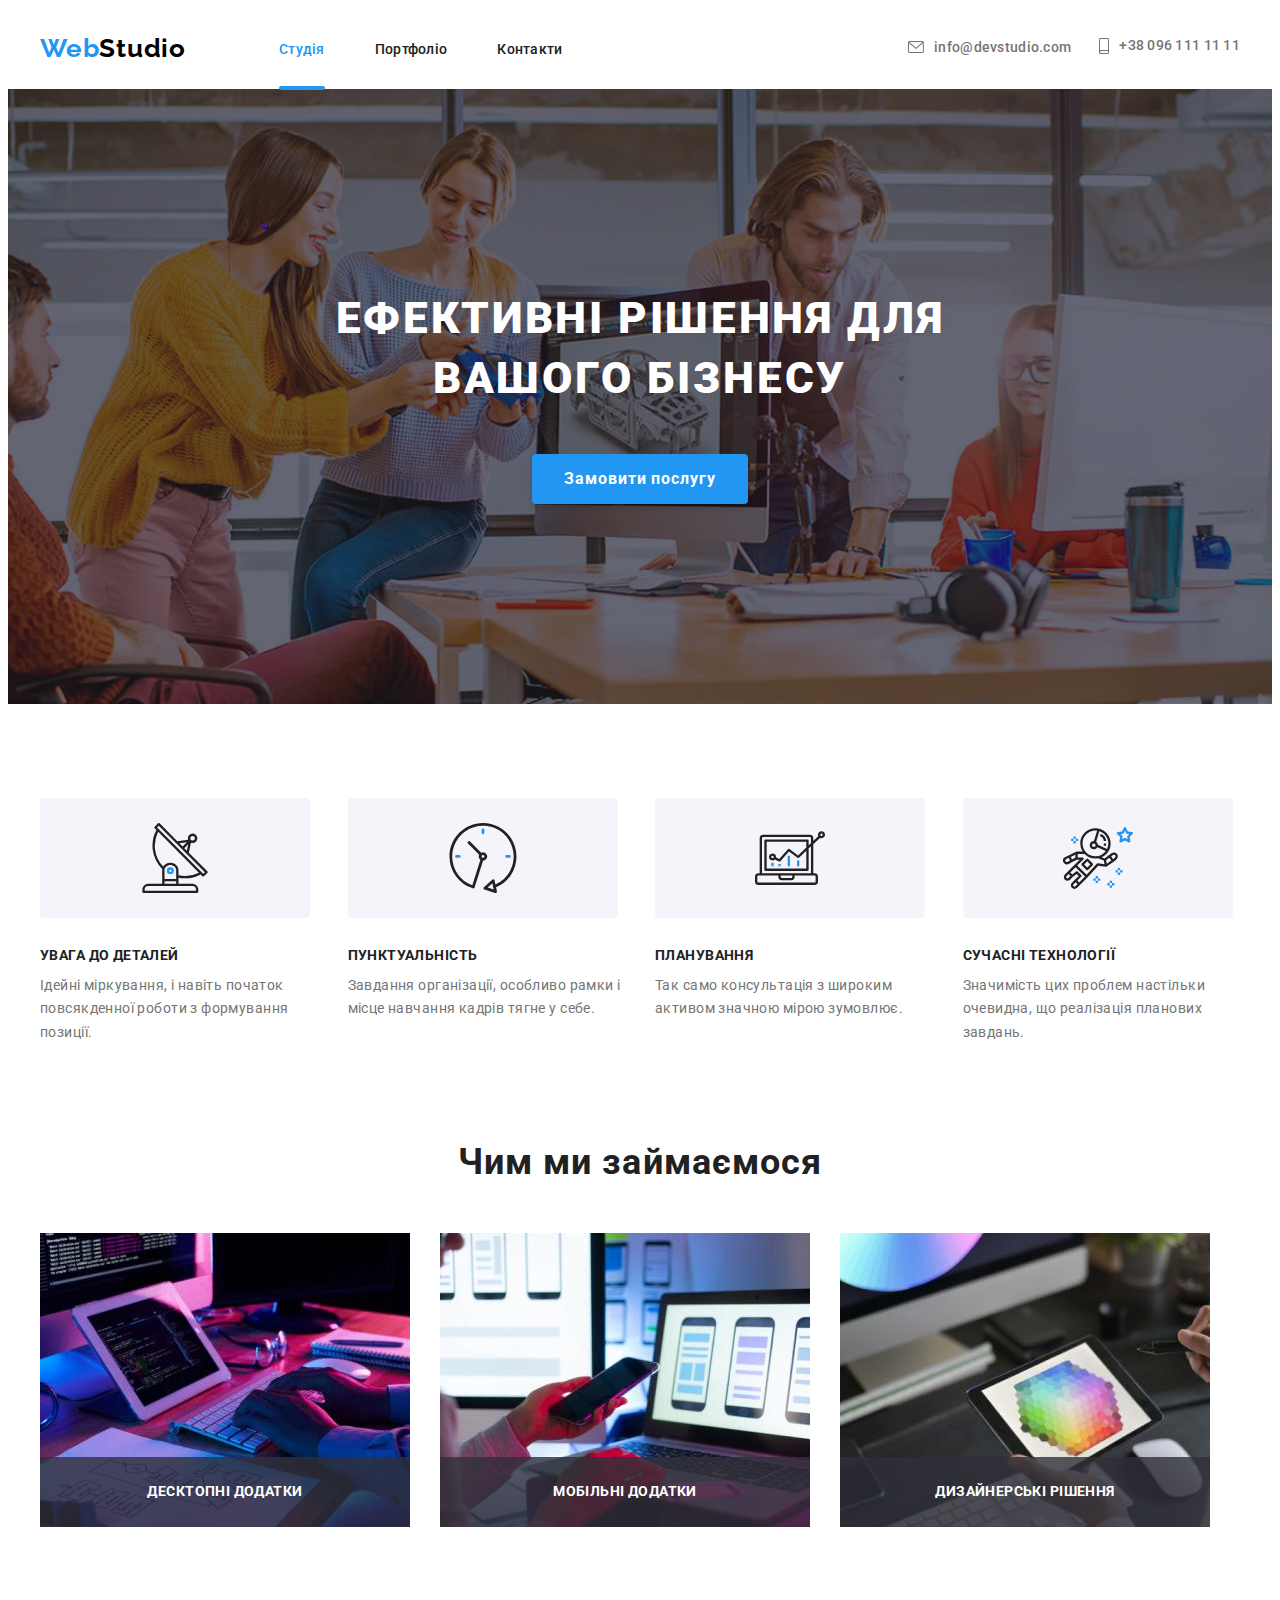
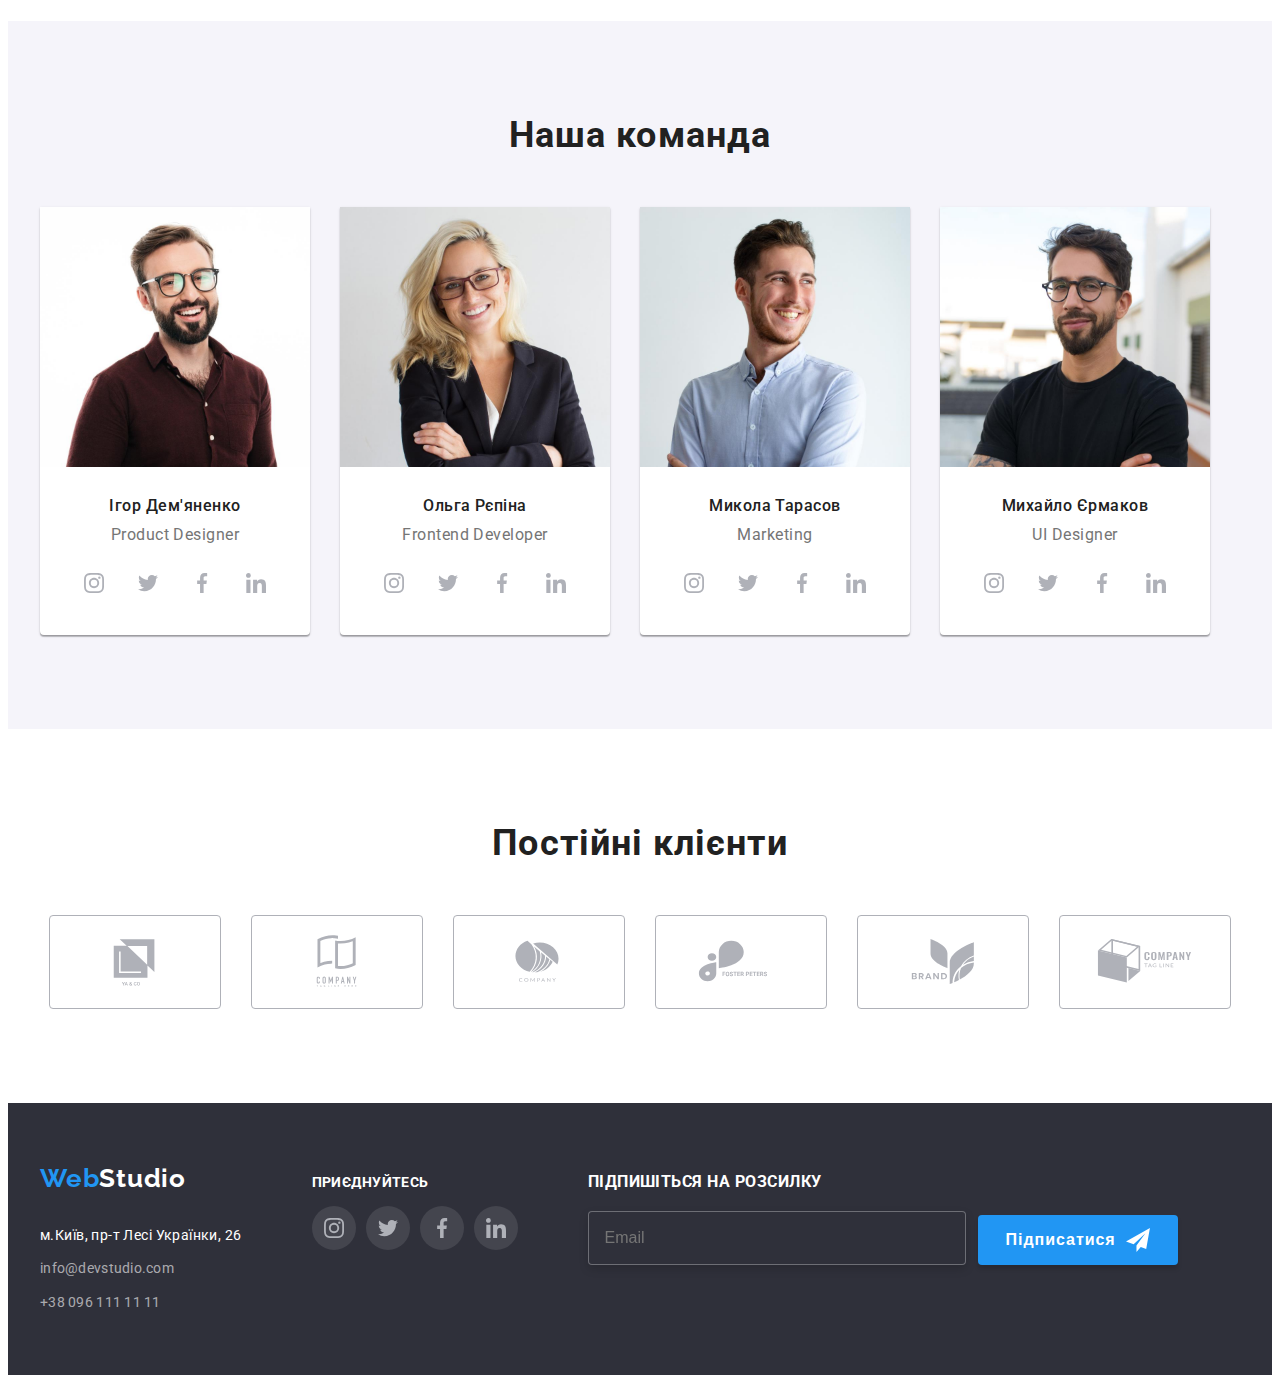
<file: index.html>
<!DOCTYPE html>
<html lang="en">

<head>
  <meta charset="UTF-8" />
  <meta http-equiv="X-UA-Compatible" content="IE=edge" />
  <meta name="viewport" content="width=device-width, initial-scale=1.0" />
  <title>Web Studio</title>
  <link rel="preconnect" href="https://fonts.googleapis.com" />
  <link rel="preconnect" href="https://fonts.gstatic.com" crossorigin />
  <link href="https://fonts.googleapis.com/css2?family=Raleway:wght@700&family=Roboto:wght@400;500;700;900&display=swap"
    rel="stylesheet" />
  <link rel="stylesheet" href="https://cdnjs.cloudflare.com/ajax/libs/modern-normalize/1.1.0/modern-normalize.min.css"
    integrity="sha512-wpPYUAdjBVSE4KJnH1VR1HeZfpl1ub8YT/NKx4PuQ5NmX2tKuGu6U/JRp5y+Y8XG2tV+wKQpNHVUX03MfMFn9Q=="
    crossorigin="anonymous" referrerpolicy="no-referrer" />
  <link rel="stylesheet" href="./css/styles.css" />
</head>

<body>
  <!-- upper head-->
  <header>
    <div class="header-container container">
      <nav class="header-nav">
        <a class="link list-logo" href="./index.html" rel="nofollow noopener noreferrer"><span
            class="logo fpart">Web</span><span class="logo spart">Studio</span></a>
        <ul class="ul list-nav">
          <li class="list-nav-link">
            <a class="link nav current list-link" href="./index.html">Студія</a>
          </li>
          <li class="list-nav-link">
            <a class="link nav list-link" href="./portfolio.html" rel="nofollow noopener noreferrer">Портфоліо</a>
          </li>
          <li class="list-nav-link">
            <a class="link nav list-link" href="" rel="nofollow noopener noreferrer">Контакти</a>
          </li>
        </ul>
      </nav>
      <ul class="ul tel-list">
        <li class="list-nav-link">
          <a class="link tel-mail" href="mailto:info@devstudio.com"><svg class="mail-icon">
              <use href="./img/sprites.svg#icon-envelope">
              </use>
            </svg>info@devstudio.com</a>
        </li>
        <li>
          <a class="link tel-mail" href="tel:+380961111111"><svg class="tell-icon">
              <use href="./img/sprites.svg#icon-smartphone"></use>
            </svg>
            +38 096 111 11 11</a>
        </li>
      </ul>
    </div>
  </header>
  <!-- Main content -->
  <main>
    <!-- main head -->
    <section class="head-section">
      <div class="container">
        <h1 class="head-title">Ефективні рішення для</br>вашого бізнесу</h1>
        <button data-modal-open class="btn btn-header" type="button">Замовити послугу</button>
      </div>
    </section>
    <!-- features -->
    <section class="feat-section">
      <h2 class="visually-hidden">Особливості</h2>
      <div class="container feat-container">
        <ul class="ul feat-ul">
          <li class="feat-item">
            <div class="features-item"><svg class="feat-icon">
                <use href="./img/sprites.svg#icon-antenna"></use>
              </svg></div>
            <h3 class="feat-title">УВАГА ДО ДЕТАЛЕЙ</h3>
            <p class="feat-text">
              Ідейні міркування, і навіть початок повсякденної роботи з
              формування позиції.
            </p>
          </li>
          <li class="feat-item">
            <div class="features-item"><svg class="feat-icon">
                <use href="./img/sprites.svg#icon-clock"></use>
              </svg></div>
            <h3 class="feat-title">ПУНКТУАЛЬНІСТЬ</h3>
            <p class="feat-text">
              Завдання організації, особливо рамки і місце навчання кадрів тягне
              у себе.
            </p>
          </li>
          <li class="feat-item">
            <div class="features-item"><svg class="feat-icon">
                <use href="./img/sprites.svg#icon-diagram"></use>
              </svg></div>
            <h3 class="feat-title">ПЛАНУВАННЯ</h3>
            <p class="feat-text">
              Так само консультація з широким активом значною мірою зумовлює.
            </p>
          </li>
          <li class="feat-item">
            <div class="features-item"><svg class="feat-icon">
                <use href="./img/sprites.svg#icon-astronaut"></use>
              </svg></div>
            <h3 class="feat-title">СУЧАСНІ ТЕХНОЛОГІЇ</h3>
            <p class="feat-text">
              Значимість цих проблем настільки очевидна, що реалізація планових
              завдань.
            </p>
          </li>
        </ul>
      </div>
    </section>
    <!-- what we do -->
    <section class="wwd">
      <h2 class="wwd-title">Чим ми займаємося</h2>
      <div class="container">
        <ul class="ul wwd-container">
          <li class="wwd-item">
            <a class="link" href=""><img src="./img/1.jpg" alt="Десктопні додатки" width="370" height="294" /></a>
            <p class="wwd-description">Десктопні додатки</p>
          </li>
          <li class="wwd-item">
            <a class="link" href=""><img src="./img/7.jpg" alt="Мобільні додатки" width="370" height="294" /></a>
            <p class="wwd-description">Мобільні додатки</p>
          </li>
          <li class="wwd-item">
            <a class="link" href=""><img src="./img/2.jpg" alt="Дизайнерські рішення" width="370" height="294" /></a>
            <p class="wwd-description">Дизайнерські рішення</p>
          </li>
        </ul>
      </div>
    </section>
    <!-- team -->
    <section class="team-section">
      <h2 class="team-title">Наша команда</h2>
      <div class="container">
        <ul class="ul team-container">
          <li class="our-team">
            <img src="./img/6.jpg" alt="Фото Ігоря Дем'яненко" width="270" height="260" />
            <div class="team-content">
              <h3 class="name-team">Ігор Дем'яненко</h3>
              <p class="post-team">Product Designer</p>
              <ul class="ul team-link-container">
                <li class="team-item"><a class="team-link" href=""><svg class="team-icon">
                      <use href="./img/sprites.svg#icon-instagram-team"></use>
                    </svg></a></li>
                <li class="team-item"><a class="team-link" href=""><svg class="team-icon">
                      <use href="./img/sprites.svg#icon-twitter-team"></use>
                    </svg></a></li>
                <li class="team-item"><a class="team-link" href=""><svg class="team-icon">
                      <use href="./img/sprites.svg#icon-facebook-team"></use>
                    </svg></a></li>
                <li class="team-item"><a class="team-link" href=""><svg class="team-icon">
                      <use href="./img/sprites.svg#icon-linkedin-team"></use>
                    </svg></a></li>
              </ul>
            </div>
          </li>
          <li class="our-team">
            <img src="./img/3.jpg" alt="Фото Ольги Рєпіної" width="270" height="260" />
            <div class="team-content">
              <h3 class="name-team">Ольга Рєпіна</h3>
              <p class="post-team">Frontend Developer</p>
              <ul class="ul team-link-container">
                <li class="team-item"><a class="team-link" href=""><svg class="team-icon">
                      <use href="./img/sprites.svg#icon-instagram-team"></use>
                    </svg></a></li>
                <li class="team-item"><a class="team-link" href=""><svg class="team-icon">
                      <use href="./img/sprites.svg#icon-twitter-team"></use>
                    </svg></a></li>
                <li class="team-item"><a class="team-link" href=""><svg class="team-icon">
                      <use href="./img/sprites.svg#icon-facebook-team"></use>
                    </svg></a></li>
                <li class="team-item"><a class="team-link" href=""><svg class="team-icon">
                      <use href="./img/sprites.svg#icon-linkedin-team"></use>
                    </svg></a></li>
              </ul>
            </div>
          </li>
          <li class="our-team">
            <img src="./img/4.jpg" alt="Фото Миколи Тарасова" width="270" height="260" />
            <div class="team-content">
              <h3 class="name-team">Микола Тарасов</h3>
              <p class="post-team">Marketing</p>
              <ul class="ul team-link-container">
                <li class="team-item"><a class="team-link" href=""><svg class="team-icon">
                      <use href="./img/sprites.svg#icon-instagram-team"></use>
                    </svg></a></li>
                <li class="team-item"><a class="team-link" href=""><svg class="team-icon">
                      <use href="./img/sprites.svg#icon-twitter-team"></use>
                    </svg></a></li>
                <li class="team-item"><a class="team-link" href=""><svg class="team-icon">
                      <use href="./img/sprites.svg#icon-facebook-team"></use>
                    </svg></a></li>
                <li class="team-item"><a class="team-link" href=""><svg class="team-icon">
                      <use href="./img/sprites.svg#icon-linkedin-team"></use>
                    </svg></a></li>
              </ul>
            </div>
          </li>
          <li class="our-team">
            <img src="./img/5.jpg" alt="Фото Михайла Єрмакова" width="270" height="260" />
            <div class="team-content">
              <h3 class="name-team">Михайло Єрмаков</h3>
              <p class="post-team">UI Designer</p>
              <ul class="ul team-link-container">
                <li class="team-item"><a class="team-link" href=""><svg class="team-icon">
                      <use href="./img/sprites.svg#icon-instagram-team"></use>
                    </svg></a></li>
                <li class="team-item"><a class="team-link" href=""><svg class="team-icon">
                      <use href="./img/sprites.svg#icon-twitter-team"></use>
                    </svg></a></li>
                <li class="team-item"><a class="team-link" href=""><svg class="team-icon">
                      <use href="./img/sprites.svg#icon-facebook-team"></use>
                    </svg></a></li>
                <li class="team-item"><a class="team-link" href=""><svg class="team-icon">
                      <use href="./img/sprites.svg#icon-linkedin-team"></use>
                    </svg></a></li>
              </ul>
            </div>
          </li>
        </ul>
      </div>
    </section>
    <!-- clients -->
    <section class="clients">
      <div class="container">
        <h2 class="clients-title">Постійні клієнти</h2>
        <ul class="ul clients-container">
          <li>
            <a class="item-clients" href=""><svg class="clients-icon">
                <use href="./img/sprites.svg#icon-company1"></use>
              </svg></a>
          </li>
          <li>
            <a class="item-clients" href=""><svg class="clients-icon">
                <use href="./img/sprites.svg#icon-company2"></use>
              </svg></a>
          </li>
          <li>
            <a class="item-clients" href=""><svg class="clients-icon">
                <use href="./img/sprites.svg#icon-company3"></use>
              </svg></a>
          </li>
          <li>
            <a class="item-clients" href=""><svg class="clients-icon">
                <use href="./img/sprites.svg#icon-company4"></use>
              </svg></a>
          </li>
          <li>
            <a class="item-clients" href=""><svg class="clients-icon">
                <use href="./img/sprites.svg#icon-company5"></use>
              </svg></a>
          </li>
          <li>
            <a class="item-clients" href=""><svg class="clients-icon">
                <use href="./img/sprites.svg#icon-company6"></use>
              </svg></a>
          </li>
        </ul>
      </div>
    </section>
  </main>
    <!-- footer nav -->
    <footer class="footer-page">
      <div class="container footer-container">
        <div>
          <a class="link footer-logo" href="./index.html" rel="nofollow noopener noreferrer"><span
              class="logo fpart">Web</span><span class="logo spart-two">Studio</span></a>
          <address class="adress">
            <ul class="ul">
              <li class="footer-item"><a href="https://goo.gl/maps/7EX5AYGq3iekq83L7" class="link nav-adress"
                  target="_blank" rel="nofollow noopener noreferrer">м.Київ, пр-т Лесі Українки, 26</a>
              </li>
              <li class="footer-item">
                <a class="link nav footer-tel-mail" href="mailto:info@devstudio.com">info@devstudio.com</a>
              </li>
              <li class="footer-item">
                <a class="link nav footer-tel-mail" href="tel:+380961111111">+38 096 111 11 11</a>
              </li>
            </ul>
          </address>
        </div>
        <div>
          <p class="link-title">приєднуйтесь</p>
          <ul class="ul footer-link-container">
            <li class="footer-link-item"><a class="footer-link" href=""><svg class="footer-icon">
                  <use href="./img/sprites.svg#icon-instagram-team"></use>
                </svg></a></li>
            <li class="footer-link-item"><a class="footer-link" href=""><svg class="footer-icon">
                  <use href="./img/sprites.svg#icon-twitter-team"></use>
                </svg></a></li>
            <li class="footer-link-item"><a class="footer-link" href=""><svg class="footer-icon">
                  <use href="./img/sprites.svg#icon-facebook-team"></use>
                </svg></a></li>
            <li class="footer-link-item"><a class="footer-link" href=""><svg class="footer-icon">
                  <use href="./img/sprites.svg#icon-linkedin-team"></use>
                </svg></a></li>
          </ul>
        </div>
        <div class="thumb-foot">
          <form class="sub-data">
            <label class="sub-text" for="sub">Підпишіться на розсилку
              <input class="sub-form" type="email" name="sub" placeholder="Email" id="sub" />
            </label>
            <button class="sub-btn" type="submit">
              Підписатися
              <svg class="sub-icon" width="24" height="24">
                <use href="./img/sprites.svg#icon-send"></use>
              </svg>
            </button>
          </form>
        </div>
      </div>
    </footer>
    <div class="backdrop is-hidden" data-modal>
      <div class="modal">
        <form name="modal-form">
          <p class="form-title">Залиште свої дані, ми вам передзвонимо</p>
          <div class="form-filed">
            <label class="form-label">Ім'я
              <input class="form-item" type="text" name="name" />
              <svg class="icon-modal" width="18" height="18">
                <use href="./img/sprites.svg#icon-person-black"></use>
              </svg>
            </label>
          </div>
          <div class="form-filed">
            <label class="form-label">Телефон
              <input class="form-item" type="tel" name="tel" />
              <svg class="icon-modal" width="18" height="18">
                <use href="./img/sprites.svg#icon-phone-black"></use>
              </svg>
            </label>
          </div>
          <div class="form-filed">
            <label class="form-label">Пошта
              <input class="form-item" type="email" name="email" />
              <svg class="icon-modal" width="18" height="18">
                <use href="./img/sprites.svg#icon-email-black"></use>
              </svg>
            </label>
          </div>
          <div class="form-filed">
            <label class="form-label" for="comment">Коментар
              <textarea class="form-item comment-item" name="comment" id="comment" rows="8"
                placeholder="Введіть текст"></textarea>
            </label>
          </div>
          <div class="policy-form">
            <label>Погоджуюся з розсилкою та приймаю <a class="policy-link" href="">Умови договору</a>
              <input class="policy" type="checkbox" name="policy" />
              <span class="policy-icon"></span>
            </label>
          </div>
          <button class="send-btn" type="submit">Відправити</button>
        </form>
        <button class="btn-modal" type="button" data-modal-close>
          <svg class="modal-icon">
            <use href="./img/sprites.svg#icon-Vector"></use>
          </svg>
        </button>
      </div>
    </div>
    <script src="./js/modal.js"></script>
</body>

</html>
</file>
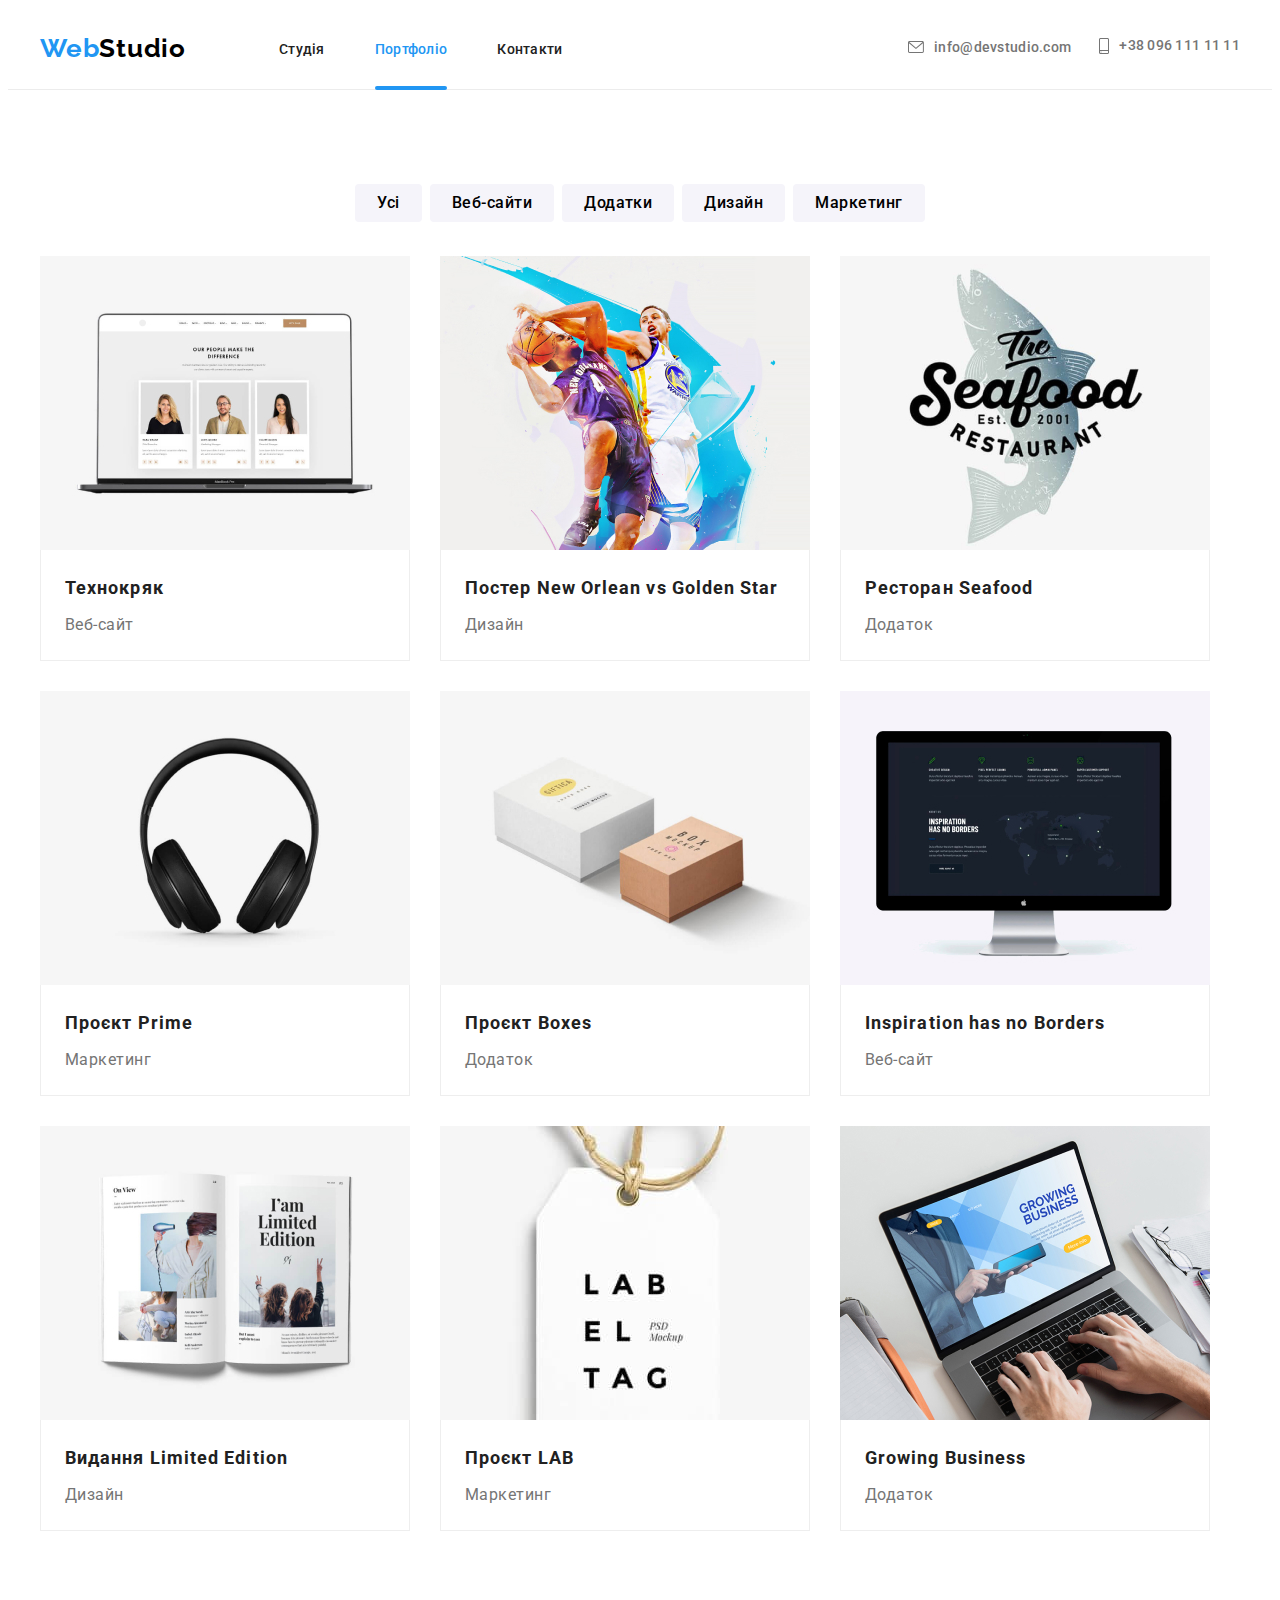
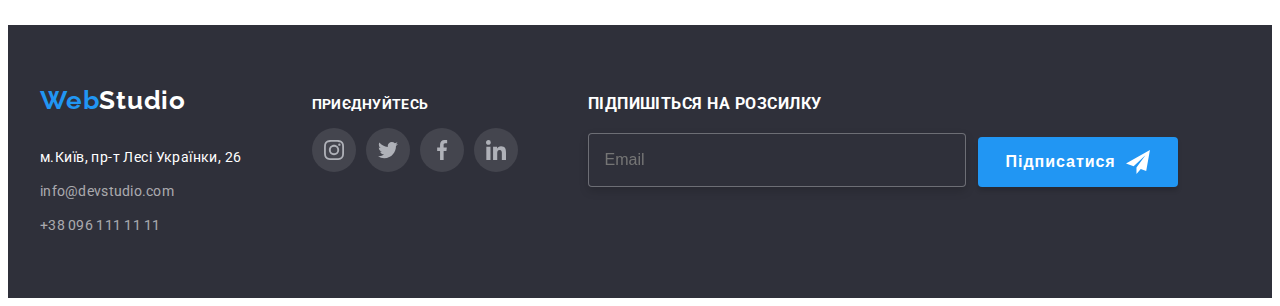
<file: portfolio.html>
<!DOCTYPE html>
<html lang="en">

<head>
  <meta charset="UTF-8" />
  <meta http-equiv="X-UA-Compatible" content="IE=edge" />
  <meta name="viewport" content="width=device-width, initial-scale=1.0" />
  <title>Portfolio</title>
  <link rel="preconnect" href="https://fonts.googleapis.com" />
  <link rel="preconnect" href="https://fonts.gstatic.com" crossorigin />
  <link href="https://fonts.googleapis.com/css2?family=Raleway:wght@700&family=Roboto:wght@400;500;700;900&display=swap"
    rel="stylesheet" />
  <link rel="stylesheet" href="https://cdnjs.cloudflare.com/ajax/libs/modern-normalize/1.1.0/modern-normalize.min.css"
    integrity="sha512-wpPYUAdjBVSE4KJnH1VR1HeZfpl1ub8YT/NKx4PuQ5NmX2tKuGu6U/JRp5y+Y8XG2tV+wKQpNHVUX03MfMFn9Q=="
    crossorigin="anonymous" referrerpolicy="no-referrer" />
  <link rel="stylesheet" href="./css/styles.css" />
</head>

<body>
  <!-- upper head-->
  <header class="header-portfolio">
    <div class="header-container container">
      <nav class="header-nav">
        <a class="link list-logo" href="./index.html" rel="nofollow noopener noreferrer"><span
            class="logo fpart">Web</span><span class="logo spart">Studio</span></a>
        <ul class="ul list-nav">
          <li class="list-nav-link"><a class="link nav list-link" href="./index.html">Студія</a></li>
          <li class="list-nav-link">
            <a class="link nav current list-link" href="./portfolio.html"
              rel="nofollow noopener noreferrer">Портфоліо</a>
          </li>
          <li class="list-nav-link">
            <a class="link nav list-link" href="" rel="nofollow noopener noreferrer">Контакти</a>
          </li>
        </ul>
      </nav>
      <ul class="ul tel-list">
        <li class="list-nav-link">
          <a class="link tel-mail" href="mailto:info@devstudio.com"><svg class="mail-icon">
              <use href="./img/sprites.svg#icon-envelope">
              </use>
            </svg>info@devstudio.com</a>
        </li>
        <li>
          <a class="link tel-mail" href="tel:+380961111111"><svg class="tell-icon">
              <use href="./img/sprites.svg#icon-smartphone"></use>
            </svg>
            +38 096 111 11 11</a>
        </li>
      </ul>
    </div>
  </header>
  <main>
    <section class="portfolio">
      <div class="container">
        <h1 class="title">Portfolio</h1>
        <ul class="ul portfolio-nav">
          <li><button class="btn-second" type="button">Усі</button></li>
          <li><button class="btn-second" type="button">Веб-сайти</button></li>
          <li><button class="btn-second" type="button">Додатки</button></li>
          <li><button class="btn-second" type="button">Дизайн</button></li>
          <li><button class="btn-second" type="button">Маркетинг</button></li>
        </ul>
        <ul class="ul portfolio-list">
          <li class="portfolio-items">
            <a class="port-links link" href="">
              <div class="port-thumbs">
                <img src="./img/techno.jpg" alt="Technokrats" />
                <div class="portfolio-overlay">
                  <p class="overlay-description">Ресурс пропонує комплексні пропозиції з різним рівнем функціоналу та
                    сервісів. Все це
                    дозволить відвідувачу отримати
                    вичерпні відомості про компанію чи приватну особу.</p>
                </div>
              </div>
              <div class="portfolio-content">
                <h3 class="item-title">Технокряк</h3>
                <p class="item-text">Веб-сайт</p>
              </div>
            </a>
          </li>
          <li class="portfolio-items">
            <a class="port-links link" href="">
              <div class="port-thumbs">
                <img src="./img/poster.jpg" alt="Poster New Orlean vs Golden Star" />
                <div class="portfolio-overlay">
                  <p class="overlay-description">Ресурс пропонує комплексні пропозиції з різним рівнем функціоналу та
                    сервісів. Все це
                    дозволить відвідувачу отримати
                    вичерпні відомості про компанію чи приватну особу.</p>
                </div>
              </div>
              <div class="portfolio-content">
                <h3 class="item-title">Постер New Orlean vs Golden Star</h3>
                <p class="item-text">Дизайн</p>
              </div>
            </a>
          </li>
          <li class="portfolio-items">
            <a class="port-links link" href="">
              <div class="port-thumbs">
                <img src="./img/seefood.jpg" alt="Seafood restaurant" />
                <div class="portfolio-overlay">
                  <p class="overlay-description">Ресурс пропонує комплексні пропозиції з різним рівнем функціоналу та
                    сервісів. Все це
                    дозволить відвідувачу отримати
                    вичерпні відомості про компанію чи приватну особу.</p>
                </div>
              </div>
              <div class="portfolio-content">
                <h3 class="item-title">Ресторан Seafood</h3>
                <p class="item-text">Додаток</p>
              </div>
            </a>
          </li>
          <li class="portfolio-items">
            <a class="port-links link" href="">
              <div class="port-thumbs">
                <img src="./img/headphones.jpg" alt="Prime project" />
                <div class="portfolio-overlay">
                  <p class="overlay-description">Ресурс пропонує комплексні пропозиції з різним рівнем функціоналу та
                    сервісів. Все це
                    дозволить відвідувачу отримати
                    вичерпні відомості про компанію чи приватну особу.</p>
                </div>
              </div>
              <div class="portfolio-content">
                <h3 class="item-title">Проєкт Prime</h3>
                <p class="item-text">Маркетинг</p>
              </div>
            </a>
          </li>
          <li class="portfolio-items">
            <a class="port-links link" href="">
              <div class="port-thumbs">
                <img src="./img/boxes.jpg" alt="Boxes project" />
                <div class="portfolio-overlay">
                  <p class="overlay-description">Ресурс пропонує комплексні пропозиції з різним рівнем функціоналу та
                    сервісів. Все це
                    дозволить відвідувачу отримати
                    вичерпні відомості про компанію чи приватну особу.</p>
                </div>
              </div>
              <div class="portfolio-content">
                <h3 class="item-title">Проєкт Boxes</h3>
                <p class="item-text">Додаток</p>
              </div>
            </a>
          </li>
          <li class="portfolio-items">
            <a class="port-links link" href="">
              <div class="port-thumbs">
                <img src="./img/applepc.jpg" alt="Inspiration has no Borders" />
                <div class="portfolio-overlay">
                  <p class="overlay-description">Ресурс пропонує комплексні пропозиції з різним рівнем функціоналу та
                    сервісів. Все це
                    дозволить відвідувачу отримати
                    вичерпні відомості про компанію чи приватну особу.</p>
                </div>
              </div>
              <div class="portfolio-content">
                <h3 class="item-title">Inspiration has no Borders</h3>
                <p class="item-text">Веб-сайт</p>
              </div>
            </a>
          </li>
          <li class="portfolio-items">
            <a class="port-links link" href="">
              <div class="port-thumbs">
                <img src="./img/book.jpg" alt="Edition Limited Edition" />
                <div class="portfolio-overlay">
                  <p class="overlay-description">Ресурс пропонує комплексні пропозиції з різним рівнем функціоналу та
                    сервісів. Все це
                    дозволить відвідувачу отримати
                    вичерпні відомості про компанію чи приватну особу.</p>
                </div>
              </div>
              <div class="portfolio-content">
                <h3 class="item-title">Видання Limited Edition</h3>
                <p class="item-text">Дизайн</p>
              </div>
            </a>
          </li>
          <li class="portfolio-items">
            <a class="port-links link" href="">
              <div class="port-thumbs">
                <img src="./img/lab-one.jpg" alt="LAB project" />
                <div class="portfolio-overlay">
                  <p class="overlay-description">Ресурс пропонує комплексні пропозиції з різним рівнем функціоналу та
                    сервісів. Все це
                    дозволить відвідувачу отримати
                    вичерпні відомості про компанію чи приватну особу.</p>
                </div>
              </div>
              <div class="portfolio-content">
                <h3 class="item-title">Проєкт LAB</h3>
                <p class="item-text">Маркетинг</p>
              </div>
            </a>
          </li>
          <li class="portfolio-items">
            <a class="port-links link" href="">
              <div class="port-thumbs">
                <img src="./img/notebook.jpg" alt="Growing Business" />
                <div class="portfolio-overlay">
                  <p class="overlay-description">Ресурс пропонує комплексні пропозиції з різним рівнем функціоналу та
                    сервісів. Все це
                    дозволить відвідувачу отримати
                    вичерпні відомості про компанію чи приватну особу.</p>
                </div>
              </div>
              <div class="portfolio-content">
                <h3 class="item-title">Growing Business</h3>
                <p class="item-text">Додаток</p>
              </div>
            </a>
          </li>
        </ul>
      </div>
    </section>
  </main>
  <!-- footer nav -->
  <footer class="footer-page">
    <div class="container footer-container">
      <div>
        <a class="link footer-logo" href="./index.html" rel="nofollow noopener noreferrer"><span
            class="logo fpart">Web</span><span class="logo spart-two">Studio</span></a>
        <address class="adress">
          <ul class="ul">
            <li class="footer-item"><a href="https://goo.gl/maps/7EX5AYGq3iekq83L7" class="link nav-adress"
                target="_blank" rel="nofollow noopener noreferrer">м.Київ, пр-т Лесі Українки, 26</a>
            </li>
            <li class="footer-item">
              <a class="link nav footer-tel-mail" href="mailto:info@devstudio.com">info@devstudio.com</a>
            </li>
            <li class="footer-item">
              <a class="link nav footer-tel-mail" href="tel:+380961111111">+38 096 111 11 11</a>
            </li>
          </ul>
        </address>
      </div>
      <div>
        <p class="link-title">приєднуйтесь</p>
        <ul class="ul footer-link-container">
          <li class="footer-link-item"><a class="footer-link" href=""><svg class="footer-icon">
                <use href="./img/sprites.svg#icon-instagram-team"></use>
              </svg></a></li>
          <li class="footer-link-item"><a class="footer-link" href=""><svg class="footer-icon">
                <use href="./img/sprites.svg#icon-twitter-team"></use>
              </svg></a></li>
          <li class="footer-link-item"><a class="footer-link" href=""><svg class="footer-icon">
                <use href="./img/sprites.svg#icon-facebook-team"></use>
              </svg></a></li>
          <li class="footer-link-item"><a class="footer-link" href=""><svg class="footer-icon">
                <use href="./img/sprites.svg#icon-linkedin-team"></use>
              </svg></a></li>
        </ul>
      </div>
       <div class="thumb-foot">
          <form class="sub-data">
            <label class="sub-text" for="sub"
              >Підпишіться на розсилку
              <input class="sub-form" type="email" name="sub" placeholder="Email" id="sub" />
            </label>
            <button class="sub-btn" type="submit">
              Підписатися
              <svg class="sub-icon" width="24" height="24">
                <use href="./img/sprites.svg#icon-send"></use>
              </svg>
            </button>
          </form>
        </div>
    </div>

  </footer>
</body>

</html>
</file>
<file: css/styles.css>
/*main css start*/
:root {
  --main-font-color: #212121;
  --secondary-font-color: #2196f3;
  --secondary-font-family: "Raleway", sans-serif;
  --bg-color: #ffffff;
  --color-telmail: #757575;
}

h1,
h2,
h3,
p,
ul,
li {
  margin: 0;
  padding: 0;
}

body {
  font-family: "Roboto", sans-serif;
  color: var(--main-font-color);
  background-color: var(--bg-color);
  letter-spacing: 0.03em;
}

img {
  display: block;
  max-width: 100%;
  height: auto;
}

.container {
  padding: 0 15px;
  width: 1200px;
  margin: auto;
}

.ul {
  list-style: none;
}

/* main css end */

/* header start */
.header-portfolio {
  border-bottom: 1px solid #ECECEC;
}

.header-container {
  display: flex;
  align-items: center;
  justify-content: space-between;
}

.header-nav {
  display: flex;
  align-items: center;
}

.list-nav {
  display: flex;
  margin-left: 93px;
  gap: 50px;
}

.list-link {
  padding: 32px 0;
}

.list-logo {
  padding: 25px 0;
}

.tel-list {
  display: flex;
}

.logo {
  font-family: "Raleway";
  font-weight: 700;
  font-size: 26px;
  line-height: 1.19;
  letter-spacing: 0.03em;
}

.fpart {
  color: var(--secondary-font-color);
}

.spart {
  color: #000000;
}

.link {
  text-decoration: none;
}

.nav {
  font-weight: 500;
  font-size: 14px;
  line-height: 1.14;
  letter-spacing: 0.02em;
  color: var(--main-font-color);
}

.nav:hover,
.nav:focus {
  color: var(--secondary-font-color);
}

.list-nav-link {
  position: relative;
}

.current {
  color: var(--secondary-font-color);
}

.list-link::after {
  content: '';
  display: block;
  position: absolute;
  left: 0;
  bottom: -170%;
  width: 100%;
  height: 4px;
  background: #2196F3;
  border-radius: 2px;
  opacity: 0;
  transform: scaleX(0.3);
  transition: opacity 250ms cubic-bezier(0.4, 0, 0.2, 1), transform 250ms cubic-bezier(0.4, 0, 0.2, 1);
}

.list-link.current::after,
.list-link:hover::after,
.list-link:focus::after {
  opacity: 1;
  transform: scaleX(1);
}

.tel-mail {
  display: inline-flex;
  align-items: center;
  margin-left: 28px;
  font-weight: 500;
  font-size: 14px;
  line-height: 1.14;
  letter-spacing: 0.02em;
  color: var(--color-telmail);
  transition: color 250ms cubic-bezier(0.4, 0, 0.2, 1);
}

.mail-icon {
  display: inline-flex;
  height: 12px;
  width: 16px;
  margin-right: 10px;
  fill: currentColor;
}

.tell-icon {
  display: inline-flex;
  height: 16px;
  width: 10px;
  margin-right: 10px;
  fill: currentColor;
}

.tel-mail:hover,
.tel-mail:focus {
  color: var(--secondary-font-color);
}

/* header end */

/* main start */
.head-section {
  max-width: 1600px;
  margin: auto;
  padding: 200px 0;
  background-color: var(--color-telmail);
  background-image: linear-gradient(to right, rgba(47, 48, 58, 0.4), rgba(47, 48, 58, 0.4)), url(../img/Hero.jpg);
  background-repeat: no-repeat;
  background-position: center;
  background-size: cover;
}

.head-title {
  margin-bottom: 45px;
  text-align: center;
  font-weight: 900;
  font-size: 44px;
  line-height: 1.36;
  text-align: center;
  letter-spacing: 0.06em;
  text-transform: uppercase;
  color: var(--bg-color);
}

.btn {
  min-width: 216px;
  min-height: 50px;
  border: 0;
  font-family: inherit;
  font-weight: 700;
  font-size: 16px;
  line-height: 1.87;
  display: flex;
  align-items: center;
  text-align: center;
  justify-content: center;
  letter-spacing: 0.06em;
  color: var(--bg-color);
  background: var(--secondary-font-color);
  box-shadow: 0px 4px 4px rgba(0, 0, 0, 0.15);
  border-radius: 4px;
  cursor: pointer;
  transition: background-color 250ms cubic-bezier(0.4, 0, 0.2, 1);
}

.btn:hover,
.btn:focus,
.btn:active {
  background-color: #188ce8;
}

.btn-header {
  text-align: center;
  margin: auto;
}

.visually-hidden {
  position: absolute;
  width: 1px;
  height: 1px;
  margin: -1px;
  border: 0;
  padding: 0;
  white-space: nowrap;
  clip-path: inset(100%);
  clip: rect(0 0 0 0);
  overflow: hidden;
}

.feat-section,
.wwd {
  background-color: var(--bg-color);
}

/* Features start */
.feat-section {
  padding-top: 94px;
}

.feat-container {
  height: 250px;
}

.feat-ul {
  display: flex;
  gap: 30px
}

.features-item {
  display: flex;
  justify-content: center;
  align-items: center;
  width: 270px;
  height: 120px;
  border-radius: 4px;
  background-color: #F5F4FA;
  margin-bottom: 30px;
}

.feat-icon {
  width: 70px;
  height: 70px;
}

.feat-item {
  flex-basis: calc((100% - 90px) / 4);
}

.feat-title {
  margin-bottom: 10px;
  font-weight: 700;
  font-size: 14px;
  line-height: 1.14;
  letter-spacing: 0.03em;
  text-transform: uppercase;
  color: var(--main-font-color);
}

.feat-text {
  font-weight: 400;
  font-size: 14px;
  line-height: 1.71;
  letter-spacing: 0.03em;
  color: var(--color-telmail);
}

/* Features end */
.wwd {
  padding: 94px 0;
}

.wwd-title {
  text-align: center;
  margin-bottom: 50px;
  font-weight: 700;
  font-size: 36px;
  line-height: 1.16;
  text-align: center;
  letter-spacing: 0.03em;
  color: var(--main-font-color);
}

.wwd-container {
  display: flex;
  gap: 30px
}

.wwd-item {
  position: relative;
}

.wwd-description {
  position: absolute;
  bottom: 0;
  left: 0;
  right: 0;
  pointer-events: none;
  font-weight: 700;
  font-size: 14px;
  line-height: 1.14;
  text-align: center;
  letter-spacing: 0.03em;
  text-transform: uppercase;
  color: #FFFFFF;
  padding: 27px 0;
  background: rgba(47, 48, 58, 0.8);
}

/* Team */
.team-section {
  background-color: #f5f4fa;
  padding: 94px 0;
  max-width: 1600px;
  margin: auto;
}

.team-title {
  margin-bottom: 50px;
  font-weight: 700;
  font-size: 36px;
  line-height: 1.16;
  text-align: center;
  letter-spacing: 0.03em;
  color: var(--main-font-color);
}

.team-container {
  display: flex;
  gap: 30px;
}

.team-content {
  padding-top: 30px;
  padding-bottom: 30px;
}

.our-team {
  background-color: var(--bg-color);
  box-shadow: 0px 1px 3px rgba(0, 0, 0, 0.12), 0px 1px 1px rgba(0, 0, 0, 0.14),
    0px 2px 1px rgba(0, 0, 0, 0.2);
  border-radius: 0px 0px 4px 4px;
}

.name-team {
  margin-bottom: 10px;
  font-weight: 500;
  font-size: 16px;
  line-height: 1.18;
  text-align: center;
  letter-spacing: 0.03em;
  color: var(--main-font-color);
}

.post-team {
  font-weight: 400;
  font-size: 16px;
  line-height: 1.18;
  text-align: center;
  letter-spacing: 0.03em;
  color: var(--color-telmail);
}

.team-link-container {
  display: flex;
  gap: 10px;
  padding-top: 16px;
  justify-content: center;
  text-align: center;
}

.team-link:hover,
.team-link:focus {
  background-color: var(--secondary-font-color);
  border-radius: 45px;
  color: var(--bg-color);
}

.team-item {
  display: flex;
  justify-content: center;
  align-items: center;
}

.team-link {
  display: flex;
  justify-content: center;
  align-items: center;
  width: 44px;
  height: 44px;
  color: #afb1b8;
  transition: background-color 250ms cubic-bezier(0.4, 0, 0.2, 1), border-radius 250ms cubic-bezier(0.4, 0, 0.2, 1),
    fill 250ms cubic-bezier(0.4, 0, 0.2, 1);
}

.team-icon {
  width: 20px;
  height: 20px;
  fill: currentColor
}

/* team end */
.clients {
  padding-bottom: 94px;
  padding-bottom: 94px;
}

.clients-title {
  margin-top: 94px;
  margin-bottom: 50px;
  font-weight: 700;
  font-size: 36px;
  line-height: 1.16;
  text-align: center;
  letter-spacing: 0.03em;
  color: var(--main-font-color);
}

.clients-container {
  display: flex;
  gap: 30px;
  align-items: center;
  justify-content: center;
}

.item-clients {
  display: flex;
  width: 170px;
  height: 92px;
  align-items: center;
  justify-content: center;
  border: 1px solid #afb1b8;
  border-radius: 4px;
  color: #afb1b8;
  cursor: pointer;
  transition: border-color 250ms cubic-bezier(0.4, 0, 0.2, 1), color 250ms cubic-bezier(0.4, 0, 0.2, 1);
}

.clients-icon {
  display: inline-flex;
  fill: currentColor;
  width: 106px;
  height: 60px;
}

.item-clients:hover,
.item-clients:focus {
  color: var(--secondary-font-color);
  border-color: var(--secondary-font-color);
}

/* footer start */
.footer-page {
  margin: auto;
  max-width: 1600px;
  padding-top: 60px;
  padding-bottom: 60px;
  background-color: #2f303a;
}

.footer-logo {
  display: block;
  margin-bottom: 30px;
}

.footer-item {
  margin-top: 10px;
  font-family: inherit;
}

.nav-adress {
  font-style: normal;
  font-weight: 400;
  font-size: 14px;
  line-height: 1.71;
  letter-spacing: 0.03em;
  color: var(--bg-color);
  transition: color 250ms cubic-bezier(0.4, 0, 0.2, 1);
}

.nav-adress:hover,
.nav-adress:focus {
  color: var(--secondary-font-color);
}

.footer-tel-mail {
  font-weight: 400;
  font-size: 14px;
  line-height: 1.71;
  color: rgba(255, 255, 255, 0.6);
}

.spart-two {
  color: #ffffff;
}

.adress {
  font-style: normal;
}

.footer-container {
  display: flex;
  gap: 70px;
  align-items: baseline;
}

.link-title {
  font-family: 'Roboto';
  font-style: normal;
  font-weight: 700;
  font-size: 14px;
  line-height: 16px;
  letter-spacing: 0.03em;
  text-transform: uppercase;
  color: #FFFFFF;
}

.footer-link-container {
  display: flex;
  gap: 10px;
  padding-top: 16px;
  justify-content: center;
  text-align: center;

}

.footer-link:hover,
.footer-link:focus {
  background-color: var(--secondary-font-color);
  border-radius: 45px;
  color: var(--bg-color);
}

.footer-link-item {
  display: flex;
  justify-content: center;
  align-items: center;
}

.footer-link {
  display: flex;
  justify-content: center;
  align-items: center;
  width: 44px;
  height: 44px;
  color: #afb1b8;
  background-color: rgba(255, 255, 255, 0.1);
  border-radius: 45px;
  transition: background-color 250ms cubic-bezier(0.4, 0, 0.2, 1),
    border-radius 250ms cubic-bezier(0.4, 0, 0.2, 1),
    color 250ms cubic-bezier(0.4, 0, 0.2, 1);
}

.footer-icon {
  width: 20px;
  height: 20px;
  fill: currentColor
}

.sub-text {
  font-weight: 700;
  line-height: 1.14;
  text-transform: uppercase;
  color: #ffffff;
}

.sub-data {
  display: flex;
  justify-content: center;
  align-items: flex-end;
}

.sub-form {
  display: flex;
  align-items: center;
  justify-content: center;
  width: 358px;
  height: 50px;
  font-size: 16px;
  line-height: 1.25;
  margin-top: 20px;
  margin-right: 12px;
  padding-left: 16px;
  background: #2f303a;
  color: rgba(255, 255, 255, 0.6);
  border: 1px solid rgba(255, 255, 255, 0.3);
  filter: drop-shadow(0px 4px 4px rgba(0, 0, 0, 0.15));
  border-radius: 4px;
}

.sub-btn {
  width: 200px;
  height: 50px;
  display: flex;
  align-items: center;
  justify-content: center;
  padding: 10px 28px;
  letter-spacing: 0.06em;
  font-weight: 700;
  font-size: 16px;
  line-height: 1.88;
  color: #fff;
  background: #2196f3;
  box-shadow: 0px 4px 4px rgba(0, 0, 0, 0.15);
  border-radius: 4px;
  border: transparent;
  cursor: pointer;
}

.sub-icon {
  margin-left: 10px;
  fill: currentColor;
}

/* footer end */

/* Modal windows */
.backdrop {
  display: flex;
  align-items: center;
  justify-content: center;
  position: fixed;
  top: 0;
  left: 0;
  width: 100%;
  height: 100%;
  background: rgba(0, 0, 0, 0.2);
  transition: opacity 250ms cubic-bezier(0.4, 0, 0.2, 1),
    visibility 250ms cubic-bezier(0.4, 0, 0.2, 1);
}

.backdrop.is-hidden {
  opacity: 0;
  pointer-events: none;
  visibility: hidden;
}

.modal-form {
  display: flex;
  align-items: center;
  justify-content: center;
}

.form-item {
  display: flex;
  align-items: center;
  justify-content: center;
  width: 448px;
  height: 40px;
  margin-top: 4px;
  margin-bottom: 10px;
  padding: 0;
  padding-left: 42px;
  border: 1px solid rgba(33, 33, 33, 0.2);
  border-radius: 4px;
  transition: border-color 250ms cubic-bezier(0.4, 0, 0.2, 1);
}

.comment-item {
  height: 120px;
  padding: 12px 16px;
  font-size: 12px;
  line-height: 1.17;
  letter-spacing: 0.01em;
  resize: none;
  color: rgba(117, 117, 117, 0.5);
}

.comment-item:focus {
  color: var(--main-font-color);
}

.send-btn {
  display: flex;
  align-items: center;
  justify-content: center;
  width: 200px;
  height: 50px;
  margin-left: auto;
  margin-right: auto;
  padding: 10px 52px;
  font-weight: 700;
  font-size: 16px;
  line-height: 1.88;
  letter-spacing: 0.06em;
  color: #ffffff;
  background: #2196f3;
  box-shadow: 0px 4px 4px rgba(0, 0, 0, 0.15);
  border-radius: 4px;
  border: transparent;
  cursor: pointer;
}
.send-btn:hover, 
.send-btn:focus{
   box-shadow: 0px 4px 4px rgba(0, 0, 0, 0.25);
}
.form-title {
  margin-bottom: 12px;
  font-weight: 700;
  font-size: 20px;
  line-height: 1.15;
  text-align: center;
  letter-spacing: 0.03em;
  color: #212121;
}

.form-filed {
  position: relative;
  max-width: 448px;
}
.form-label {
  font-size: 12px;
  line-height: 1.17;
  letter-spacing: 0.01em;
  color: #757575;
}
.icon-modal {
  position: absolute;
  display: inline-block;
  top: 50%;
  left: 12px;
  fill: currentColor;
  transition: color 250ms cubic-bezier(0.4, 0, 0.2, 1)
}
.form-item:focus+.icon-modal {
  color: var(--secondary-font-color);
}
:focus-visible {
  outline: transparent;
}
.form-item:focus {
  border-color: var(--secondary-font-color);
}
.policy-form {
  position: relative;
  margin-left: auto;
  margin-right: auto;
  margin-top: 20px;
  margin-bottom: 30px;
  display: flex;
  align-items: center;
  justify-content: center;
  max-width: 448px;
  font-size: 14px;
  line-height: 1.71;
  color: var(--color-telmail);
}
.policy {
  appearance: none;
}
.policy:checked+.policy-icon {
  border: transparent;
  background: var(--secondary-font-color);
  background-image: url(../img/icon-check.svg);
  background-size: contain;
  background-origin: border-box;
}
.policy-link {
  color: var(--secondary-font-color);
  text-underline-position: under;
}
.policy-icon {
  position: absolute;
  left: 5px;
  top: 4px;
  display: inline-block;
  width: 16px;
  height: 15px;
  border: 2px solid #212121;
  border-radius: 2px;
}
.modal {
  position: absolute;
  min-width: 528px;
  min-height: 581px;
  padding: 40px;
  transform: scaleY(1);
  background: #ffffff;
  box-shadow: 0px 1px 3px rgba(0, 0, 0, 0.12), 0px 1px 1px rgba(0, 0, 0, 0.14),
    0px 2px 1px rgba(0, 0, 0, 0.2);
  border-radius: 4px;
  transition: transform 750ms cubic-bezier(0.4, 0, 0.2, 1);
}
.backdrop.is-hidden .modal {
  transform: scaleY(0);
}
.btn-modal {
  position: absolute;
  top: 8px;
  right: 8px;
  width: 30px;
  height: 30px;
  display: flex;
  justify-content: center;
  align-items: center;
  border-radius: 50%;
  filter: drop-shadow(0px 4px 4px rgba(0, 0, 0, 0.25));
  cursor: pointer;
  border: 1px solid rgba(0, 0, 0, 0.1);
  background: #fff;
}
.btn-modal:hover,
.btn-modal:focus {
  color: var(--secondary-font-color);
}
.modal-icon {
  fill: currentColor;
  width: 10px;
  height: 10px;
}

/* modal windos end */

/* portfolio */
.title {
  position: absolute;
  width: 1px;
  height: 1px;
  margin: -1px;
  border: 0;
  padding: 0;
  white-space: nowrap;
  clip-path: inset(100%);
  clip: rect(0 0 0 0);
  overflow: hidden;
}

.btn-second {
  padding: 6px 22px;
  border: 0;
  border-radius: 4px;
  border: 0;
  font-family: inherit;
  font-weight: 500;
  font-size: 16px;
  line-height: 1.62;
  text-align: center;
  letter-spacing: 0.03em;
  background-color: #f5f4fa;
  cursor: pointer;
  transition: background-color 250ms cubic-bezier(0.4, 0, 0.2, 1), box-shadow 250ms cubic-bezier(0.4, 0, 0.2, 1),
    color 250ms cubic-bezier(0.4, 0, 0.2, 1);
}

.btn-second:hover,
.btn-second:focus,
.btn-second:active {
  background-color: var(--secondary-font-color);
  color: var(--bg-color);
  box-shadow: 0px 3px 1px rgba(0, 0, 0, 0.1), 0px 1px 2px rgba(0, 0, 0, 0.08), 0px 2px 2px rgba(0, 0, 0, 0.12);
}

.li-items {
  background: #ffffff;
  width: 368px;
}

.portfolio-items {
  overflow: hidden;
  transition: box-shadow 250ms cubic-bezier(0.4, 0, 0.2, 1);
}

.portfolio-items:hover,
.portfolio-items:focus {
  box-shadow: 0px 1px 1px rgba(0, 0, 0, 0.12), 0px 4px 4px rgba(0, 0, 0, 0.06), 1px 4px 6px rgba(0, 0, 0, 0.16);
}

.item-title {
  font-weight: 700;
  font-size: 18px;
  line-height: 2;
  letter-spacing: 0.06em;
  color: var(--main-font-color);
}

.item-text {
  margin-top: 4px;
  font-weight: 400;
  font-size: 16px;
  line-height: 30px;
  letter-spacing: 0.03em;
  color: #757575;
}

.portfolio-nav {
  display: flex;
  justify-content: center;
  gap: 8px;
}

.portfolio-list {
  display: flex;
  margin-top: 34px;
  gap: 30px;
  flex-wrap: wrap;
}

.portfolio-content {
  border: 1px solid #eeeeee;
  border-top: none;
  padding-top: 20px;
  padding-bottom: 20px;
  padding-left: 24px;
}

.portfolio {
  padding: 94px 0;
}

.portfolio-overlay {
  display: block;
  position: absolute;
  width: 100%;
  height: 100%;
  background: rgba(33, 150, 243, 0.9);
  transform: translateY(100%);
  transition: transform 250ms cubic-bezier(0.4, 0, 0.2, 1);
}

.port-links:hover .portfolio-overlay,
.port-links:focus .portfolio-overlay {
  transform: translateY(0);
}

.overlay-description {
  min-width: 322px;
  min-height: 168px;
  padding: 63px 24px;
  font-size: 18px;
  line-height: 1.56;
  color: #ffffff;
}

.port-thumbs {
  position: relative;
  display: flex;
  align-items: center;
  justify-content: center;
  overflow: hidden;
}

/* Portfolio end */
</file>
